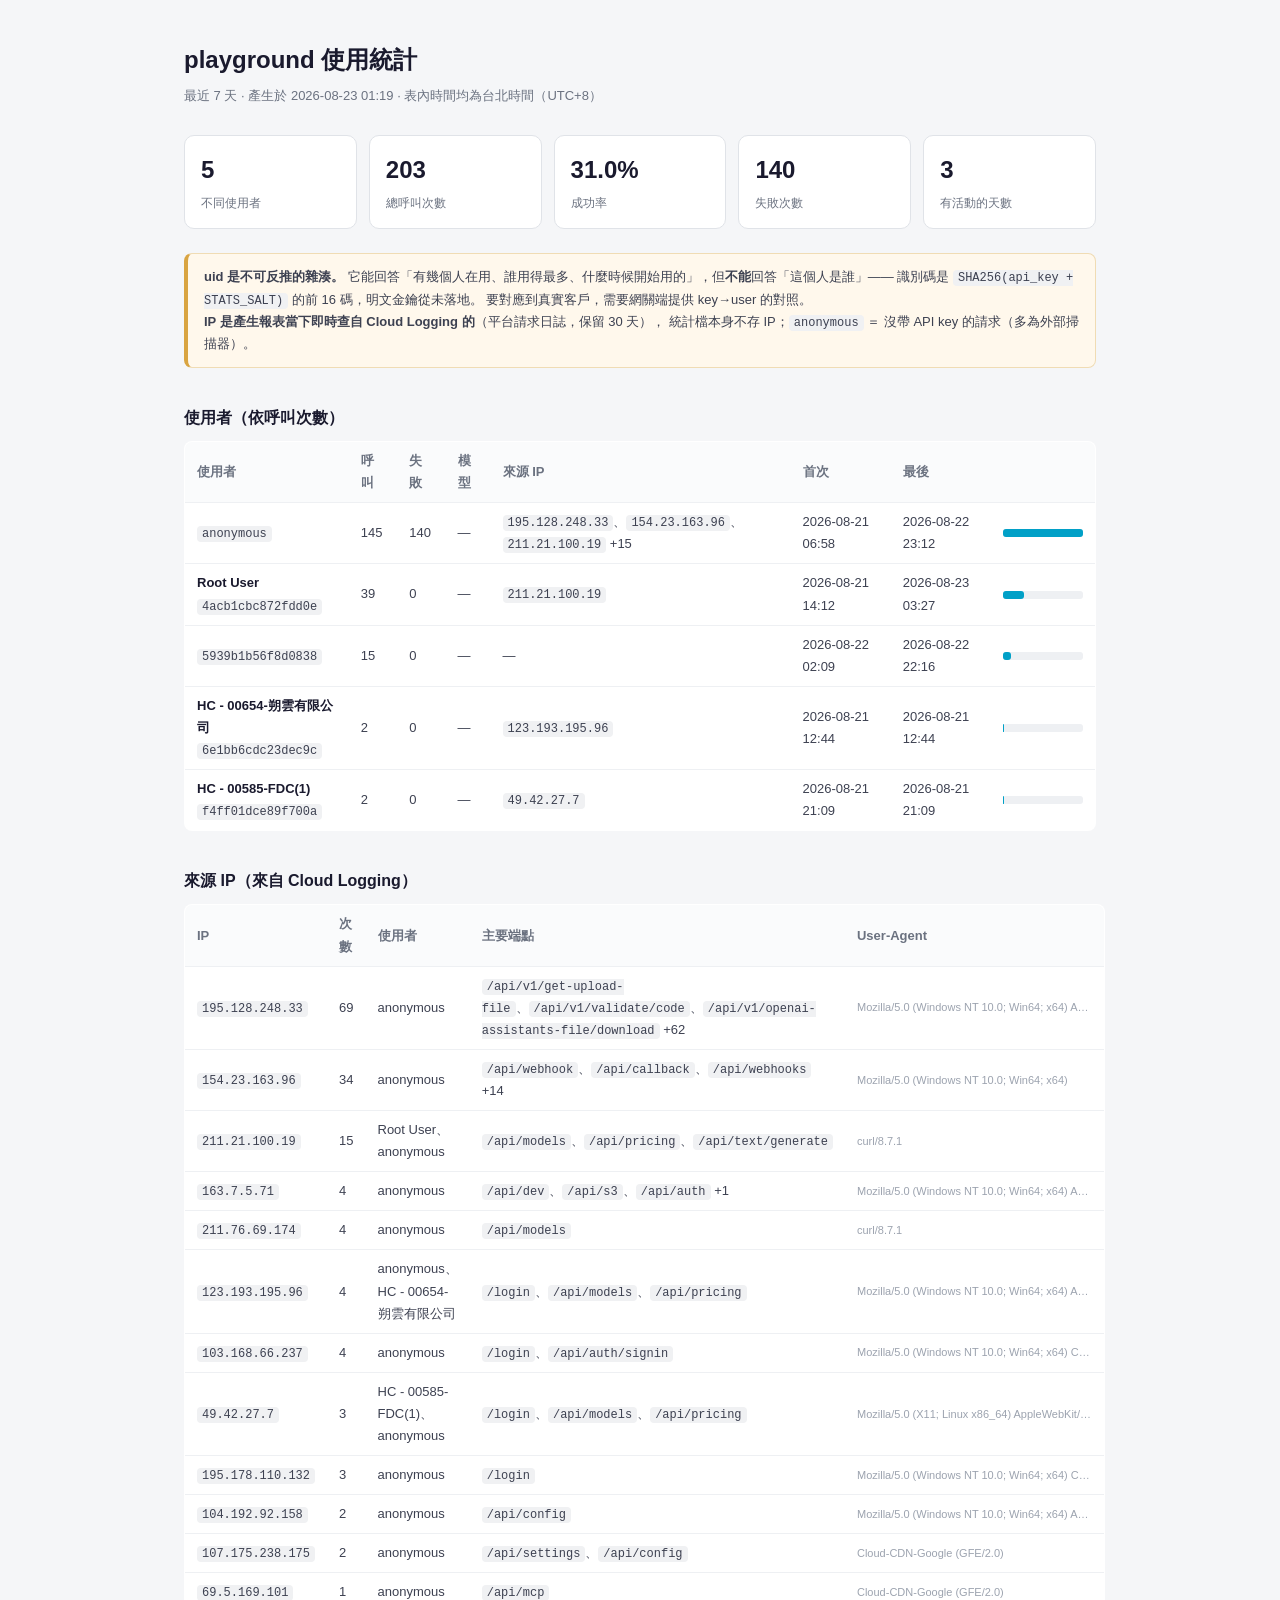
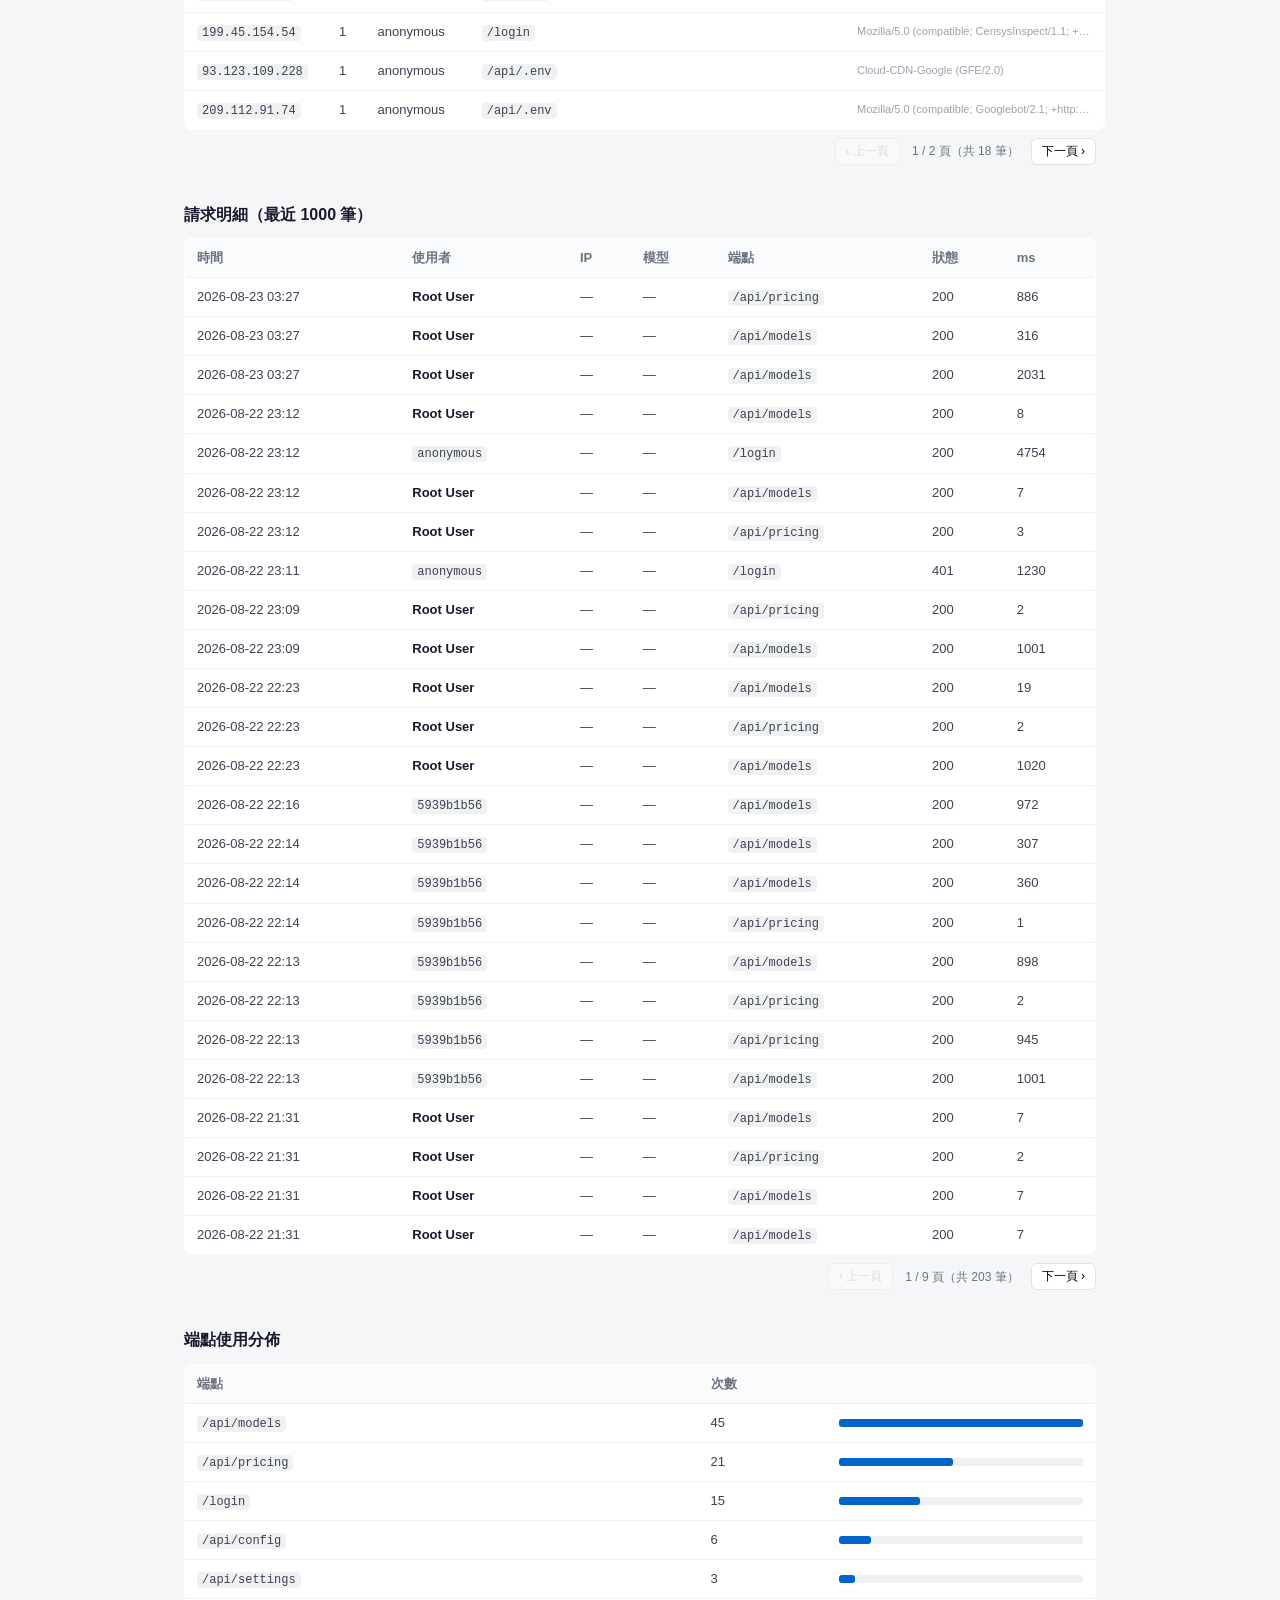
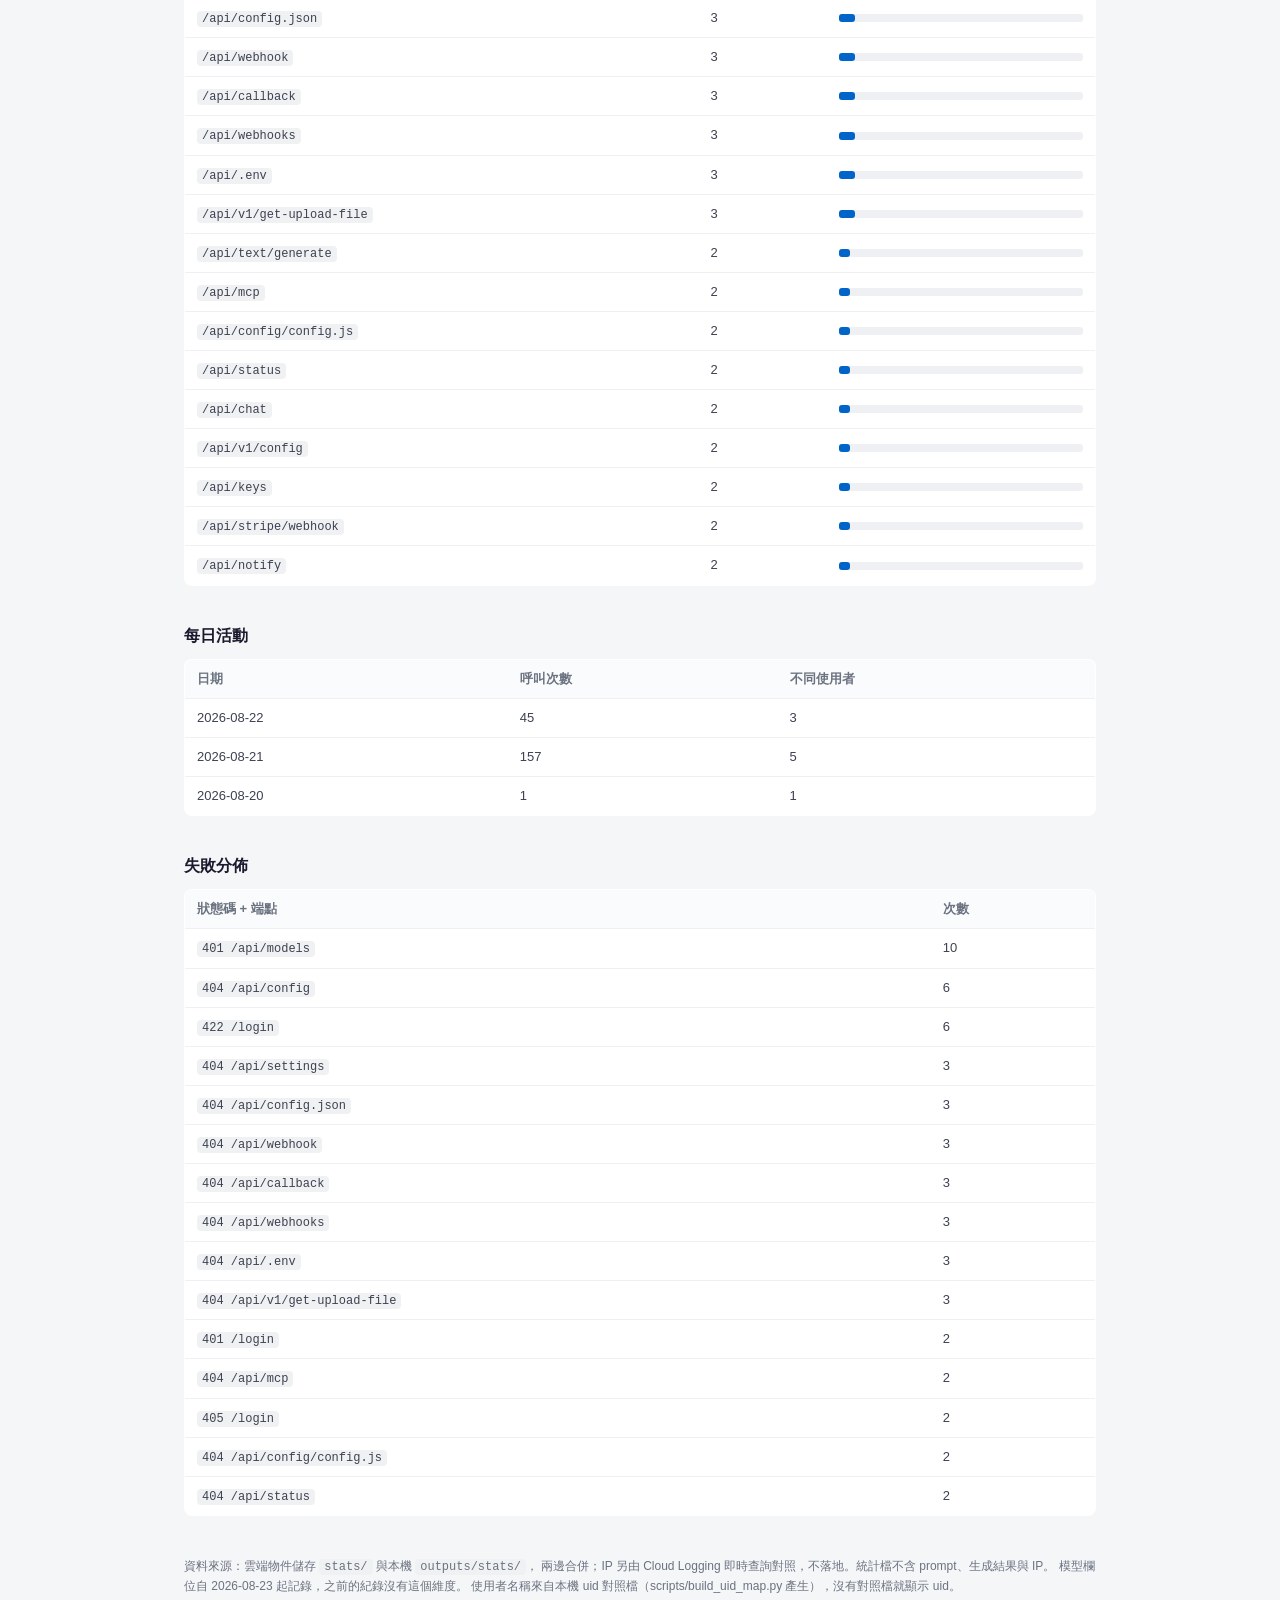
<file: outputs/usage-report.html>
<!doctype html><html lang="zh-Hant"><head><meta charset="utf-8">
<meta name="viewport" content="width=device-width,initial-scale=1">
<title>playground 使用統計（最近 7 天）</title><style>
*{box-sizing:border-box}
body{margin:0;background:#F5F6F8;color:#3D4151;
font:14px/1.7 -apple-system,"PingFang TC","Noto Sans TC",sans-serif}
.wrap{max-width:960px;margin:0 auto;padding:40px 24px 80px}
h1{font-size:24px;margin:0 0 4px;color:#1A1A2E}
.sub{color:#6B7280;font-size:13px;margin:0 0 28px}
h2{font-size:16px;margin:36px 0 10px;color:#1A1A2E}
.kpi{display:grid;grid-template-columns:repeat(auto-fit,minmax(140px,1fr));gap:12px;margin:20px 0}
.k{background:#fff;border:1px solid #E0E3E8;border-radius:10px;padding:14px 16px}
.k b{display:block;font-size:24px;color:#1A1A2E}
.k span{font-size:12px;color:#6B7280}
table{width:100%;border-collapse:collapse;background:#fff;border:1px solid #E0E3E8;border-radius:8px;overflow:hidden}
th,td{padding:8px 12px;text-align:left;border-bottom:1px solid #EEF0F3;font-size:13px}
th{background:#FAFBFC;color:#6B7280;font-weight:600}
td:nth-child(2),td:nth-child(3){font-variant-numeric:tabular-nums}
code{font:12px ui-monospace,Menlo,monospace;background:#F0F1F3;padding:1px 5px;border-radius:4px}
.bar{background:#EEF0F3;border-radius:3px;height:8px;width:100%;min-width:80px}
.bar i{display:block;height:100%;border-radius:3px}
.note{background:#FFF8EC;border:1px solid #F0DCB4;border-left:4px solid #D9A441;
border-radius:8px;padding:12px 16px;font-size:13px;margin:24px 0}
.ua{font-size:11px;color:#9CA3AF;max-width:260px;overflow:hidden;text-overflow:ellipsis;white-space:nowrap}
.pager{display:flex;align-items:center;gap:12px;justify-content:flex-end;margin:8px 0 0;font-size:12px;color:#6B7280}
.pager button{border:1px solid #E0E3E8;background:#fff;border-radius:6px;padding:4px 10px;cursor:pointer;font-size:12px}
.pager button:disabled{opacity:.4;cursor:default}
td b{font-weight:600;color:#1A1A2E}
footer{margin-top:40px;color:#6B7280;font-size:12px}
</style></head><body><div class="wrap">
<h1>playground 使用統計</h1>
<p class="sub">最近 7 天 · 產生於 2026-08-23 01:19 · 表內時間均為台北時間（UTC+8）</p>

<div class="kpi">
<div class="k"><b>5</b><span>不同使用者</span></div>
<div class="k"><b>203</b><span>總呼叫次數</span></div>
<div class="k"><b>31.0%</b><span>成功率</span></div>
<div class="k"><b>140</b><span>失敗次數</span></div>
<div class="k"><b>3</b><span>有活動的天數</span></div>
</div>

<div class="note"><b>uid 是不可反推的雜湊。</b>
它能回答「有幾個人在用、誰用得最多、什麼時候開始用的」，但<b>不能</b>回答「這個人是誰」——
識別碼是 <code>SHA256(api_key + STATS_SALT)</code> 的前 16 碼，明文金鑰從未落地。
要對應到真實客戶，需要網關端提供 key→user 的對照。<br>
<b>IP 是產生報表當下即時查自 Cloud Logging 的</b>（平台請求日誌，保留 30 天），
統計檔本身不存 IP；<code>anonymous</code> ＝ 沒帶 API key 的請求（多為外部掃描器）。</div>

<h2>使用者（依呼叫次數）</h2>
<table class="paged" data-pp="15"><thead><tr><th>使用者</th><th>呼叫</th><th>失敗</th><th>模型</th><th>來源 IP</th><th>首次</th><th>最後</th><th></th></tr></thead>
<tbody><tr><td><code>anonymous</code></td><td>145</td><td>140</td><td>—</td><td><code>195.128.248.33</code>、<code>154.23.163.96</code>、<code>211.21.100.19</code> +15</td><td>2026-08-21 06:58</td><td>2026-08-22 23:12</td><td><div class="bar"><i style="width:100.0%;background:#01A0C7"></i></div></td></tr><tr><td><b>Root User</b><br><code>4acb1cbc872fdd0e</code></td><td>39</td><td>0</td><td>—</td><td><code>211.21.100.19</code></td><td>2026-08-21 14:12</td><td>2026-08-23 03:27</td><td><div class="bar"><i style="width:26.9%;background:#01A0C7"></i></div></td></tr><tr><td><code>5939b1b56f8d0838</code></td><td>15</td><td>0</td><td>—</td><td>—</td><td>2026-08-22 02:09</td><td>2026-08-22 22:16</td><td><div class="bar"><i style="width:10.3%;background:#01A0C7"></i></div></td></tr><tr><td><b>HC - 00654-朔雲有限公司</b><br><code>6e1bb6cdc23dec9c</code></td><td>2</td><td>0</td><td>—</td><td><code>123.193.195.96</code></td><td>2026-08-21 12:44</td><td>2026-08-21 12:44</td><td><div class="bar"><i style="width:1.4%;background:#01A0C7"></i></div></td></tr><tr><td><b>HC - 00585-FDC(1)</b><br><code>f4ff01dce89f700a</code></td><td>2</td><td>0</td><td>—</td><td><code>49.42.27.7</code></td><td>2026-08-21 21:09</td><td>2026-08-21 21:09</td><td><div class="bar"><i style="width:1.4%;background:#01A0C7"></i></div></td></tr></tbody></table>

<h2>來源 IP（來自 Cloud Logging）</h2>
<table class="paged" data-pp="15"><thead><tr><th>IP</th><th>次數</th><th>使用者</th><th>主要端點</th><th>User-Agent</th></tr></thead>
<tbody><tr><td><code>195.128.248.33</code></td><td>69</td><td>anonymous</td><td><code>/api/v1/get-upload-file</code>、<code>/api/v1/validate/code</code>、<code>/api/v1/openai-assistants-file/download</code> +62</td><td class='ua'>Mozilla/5.0 (Windows NT 10.0; Win64; x64) AppleWebKit/537.36 (KHTML, like Gecko)</td></tr><tr><td><code>154.23.163.96</code></td><td>34</td><td>anonymous</td><td><code>/api/webhook</code>、<code>/api/callback</code>、<code>/api/webhooks</code> +14</td><td class='ua'>Mozilla/5.0 (Windows NT 10.0; Win64; x64)</td></tr><tr><td><code>211.21.100.19</code></td><td>15</td><td>Root User、anonymous</td><td><code>/api/models</code>、<code>/api/pricing</code>、<code>/api/text/generate</code></td><td class='ua'>curl/8.7.1</td></tr><tr><td><code>163.7.5.71</code></td><td>4</td><td>anonymous</td><td><code>/api/dev</code>、<code>/api/s3</code>、<code>/api/auth</code> +1</td><td class='ua'>Mozilla/5.0 (Windows NT 10.0; Win64; x64) AppleWebKit/537.36 (KHTML, like Gecko)</td></tr><tr><td><code>211.76.69.174</code></td><td>4</td><td>anonymous</td><td><code>/api/models</code></td><td class='ua'>curl/8.7.1</td></tr><tr><td><code>123.193.195.96</code></td><td>4</td><td>anonymous、HC - 00654-朔雲有限公司</td><td><code>/login</code>、<code>/api/models</code>、<code>/api/pricing</code></td><td class='ua'>Mozilla/5.0 (Windows NT 10.0; Win64; x64) AppleWebKit/537.36 (KHTML, like Gecko)</td></tr><tr><td><code>103.168.66.237</code></td><td>4</td><td>anonymous</td><td><code>/login</code>、<code>/api/auth/signin</code></td><td class='ua'>Mozilla/5.0 (Windows NT 10.0; Win64; x64) Chrome/120.0.0.0</td></tr><tr><td><code>49.42.27.7</code></td><td>3</td><td>HC - 00585-FDC(1)、anonymous</td><td><code>/login</code>、<code>/api/models</code>、<code>/api/pricing</code></td><td class='ua'>Mozilla/5.0 (X11; Linux x86_64) AppleWebKit/537.36 (KHTML, like Gecko) Chrome/15</td></tr><tr><td><code>195.178.110.132</code></td><td>3</td><td>anonymous</td><td><code>/login</code></td><td class='ua'>Mozilla/5.0 (Windows NT 10.0; Win64; x64) Chrome/120.0.0.0</td></tr><tr><td><code>104.192.92.158</code></td><td>2</td><td>anonymous</td><td><code>/api/config</code></td><td class='ua'>Mozilla/5.0 (Windows NT 10.0; Win64; x64) AppleWebKit/537.36 (KHTML, like Gecko)</td></tr><tr><td><code>107.175.238.175</code></td><td>2</td><td>anonymous</td><td><code>/api/settings</code>、<code>/api/config</code></td><td class='ua'>Cloud-CDN-Google (GFE/2.0)</td></tr><tr><td><code>69.5.169.101</code></td><td>1</td><td>anonymous</td><td><code>/api/mcp</code></td><td class='ua'>Cloud-CDN-Google (GFE/2.0)</td></tr><tr><td><code>199.45.154.54</code></td><td>1</td><td>anonymous</td><td><code>/login</code></td><td class='ua'>Mozilla/5.0 (compatible; CensysInspect/1.1; +https://about.censys.io/)</td></tr><tr><td><code>93.123.109.228</code></td><td>1</td><td>anonymous</td><td><code>/api/.env</code></td><td class='ua'>Cloud-CDN-Google (GFE/2.0)</td></tr><tr><td><code>209.112.91.74</code></td><td>1</td><td>anonymous</td><td><code>/api/.env</code></td><td class='ua'>Mozilla/5.0 (compatible; Googlebot/2.1; +http://www.google.com/bot.html)</td></tr><tr><td><code>69.5.169.106</code></td><td>1</td><td>anonymous</td><td><code>/api/mcp</code></td><td class='ua'>Mozilla/5.0 (compatible; Infrawatch/1.0; +https://infrawat.ch/)</td></tr><tr><td><code>217.60.77.68</code></td><td>1</td><td>anonymous</td><td><code>/login</code></td><td class='ua'>Mozilla/5.0 (Windows NT 10.0; Win64; x64) AppleWebKit/537.36 (KHTML, like Gecko)</td></tr><tr><td><code>23.238.46.189</code></td><td>1</td><td>anonymous</td><td><code>/api/cors</code></td><td class='ua'></td></tr></tbody></table>

<h2>請求明細（最近 1000 筆）</h2>
<table class="paged" data-pp="25"><thead><tr><th>時間</th><th>使用者</th><th>IP</th><th>模型</th><th>端點</th><th>狀態</th><th>ms</th></tr></thead>
<tbody><tr><td>2026-08-23 03:27</td><td><b>Root User</b></td><td>—</td><td>—</td><td><code>/api/pricing</code></td><td>200</td><td>886</td></tr><tr><td>2026-08-23 03:27</td><td><b>Root User</b></td><td>—</td><td>—</td><td><code>/api/models</code></td><td>200</td><td>316</td></tr><tr><td>2026-08-23 03:27</td><td><b>Root User</b></td><td>—</td><td>—</td><td><code>/api/models</code></td><td>200</td><td>2031</td></tr><tr><td>2026-08-22 23:12</td><td><b>Root User</b></td><td>—</td><td>—</td><td><code>/api/models</code></td><td>200</td><td>8</td></tr><tr><td>2026-08-22 23:12</td><td><code>anonymous</code></td><td>—</td><td>—</td><td><code>/login</code></td><td>200</td><td>4754</td></tr><tr><td>2026-08-22 23:12</td><td><b>Root User</b></td><td>—</td><td>—</td><td><code>/api/models</code></td><td>200</td><td>7</td></tr><tr><td>2026-08-22 23:12</td><td><b>Root User</b></td><td>—</td><td>—</td><td><code>/api/pricing</code></td><td>200</td><td>3</td></tr><tr><td>2026-08-22 23:11</td><td><code>anonymous</code></td><td>—</td><td>—</td><td><code>/login</code></td><td>401</td><td>1230</td></tr><tr><td>2026-08-22 23:09</td><td><b>Root User</b></td><td>—</td><td>—</td><td><code>/api/pricing</code></td><td>200</td><td>2</td></tr><tr><td>2026-08-22 23:09</td><td><b>Root User</b></td><td>—</td><td>—</td><td><code>/api/models</code></td><td>200</td><td>1001</td></tr><tr><td>2026-08-22 22:23</td><td><b>Root User</b></td><td>—</td><td>—</td><td><code>/api/models</code></td><td>200</td><td>19</td></tr><tr><td>2026-08-22 22:23</td><td><b>Root User</b></td><td>—</td><td>—</td><td><code>/api/pricing</code></td><td>200</td><td>2</td></tr><tr><td>2026-08-22 22:23</td><td><b>Root User</b></td><td>—</td><td>—</td><td><code>/api/models</code></td><td>200</td><td>1020</td></tr><tr><td>2026-08-22 22:16</td><td><code>5939b1b56</code></td><td>—</td><td>—</td><td><code>/api/models</code></td><td>200</td><td>972</td></tr><tr><td>2026-08-22 22:14</td><td><code>5939b1b56</code></td><td>—</td><td>—</td><td><code>/api/models</code></td><td>200</td><td>307</td></tr><tr><td>2026-08-22 22:14</td><td><code>5939b1b56</code></td><td>—</td><td>—</td><td><code>/api/models</code></td><td>200</td><td>360</td></tr><tr><td>2026-08-22 22:14</td><td><code>5939b1b56</code></td><td>—</td><td>—</td><td><code>/api/pricing</code></td><td>200</td><td>1</td></tr><tr><td>2026-08-22 22:13</td><td><code>5939b1b56</code></td><td>—</td><td>—</td><td><code>/api/models</code></td><td>200</td><td>898</td></tr><tr><td>2026-08-22 22:13</td><td><code>5939b1b56</code></td><td>—</td><td>—</td><td><code>/api/pricing</code></td><td>200</td><td>2</td></tr><tr><td>2026-08-22 22:13</td><td><code>5939b1b56</code></td><td>—</td><td>—</td><td><code>/api/pricing</code></td><td>200</td><td>945</td></tr><tr><td>2026-08-22 22:13</td><td><code>5939b1b56</code></td><td>—</td><td>—</td><td><code>/api/models</code></td><td>200</td><td>1001</td></tr><tr><td>2026-08-22 21:31</td><td><b>Root User</b></td><td>—</td><td>—</td><td><code>/api/models</code></td><td>200</td><td>7</td></tr><tr><td>2026-08-22 21:31</td><td><b>Root User</b></td><td>—</td><td>—</td><td><code>/api/pricing</code></td><td>200</td><td>2</td></tr><tr><td>2026-08-22 21:31</td><td><b>Root User</b></td><td>—</td><td>—</td><td><code>/api/models</code></td><td>200</td><td>7</td></tr><tr><td>2026-08-22 21:31</td><td><b>Root User</b></td><td>—</td><td>—</td><td><code>/api/models</code></td><td>200</td><td>7</td></tr><tr><td>2026-08-22 21:31</td><td><b>Root User</b></td><td>—</td><td>—</td><td><code>/api/pricing</code></td><td>200</td><td>3</td></tr><tr><td>2026-08-22 21:31</td><td><b>Root User</b></td><td>—</td><td>—</td><td><code>/api/models</code></td><td>200</td><td>8</td></tr><tr><td>2026-08-22 21:31</td><td><b>Root User</b></td><td>—</td><td>—</td><td><code>/api/models</code></td><td>200</td><td>952</td></tr><tr><td>2026-08-22 21:31</td><td><b>Root User</b></td><td>—</td><td>—</td><td><code>/api/pricing</code></td><td>200</td><td>2</td></tr><tr><td>2026-08-22 21:31</td><td><code>anonymous</code></td><td>—</td><td>—</td><td><code>/login</code></td><td>200</td><td>6979</td></tr><tr><td>2026-08-22 21:22</td><td><code>5939b1b56</code></td><td>—</td><td>—</td><td><code>/api/models</code></td><td>200</td><td>870</td></tr><tr><td>2026-08-22 21:22</td><td><code>5939b1b56</code></td><td>—</td><td>—</td><td><code>/api/pricing</code></td><td>200</td><td>1</td></tr><tr><td>2026-08-22 21:18</td><td><code>5939b1b56</code></td><td>—</td><td>—</td><td><code>/api/pricing</code></td><td>200</td><td>2</td></tr><tr><td>2026-08-22 21:18</td><td><code>5939b1b56</code></td><td>—</td><td>—</td><td><code>/api/models</code></td><td>200</td><td>1006</td></tr><tr><td>2026-08-22 20:41</td><td><code>5939b1b56</code></td><td>—</td><td>—</td><td><code>/api/models</code></td><td>200</td><td>12</td></tr><tr><td>2026-08-22 20:39</td><td><b>Root User</b></td><td>—</td><td>—</td><td><code>/api/models</code></td><td>200</td><td>8</td></tr><tr><td>2026-08-22 20:39</td><td><b>Root User</b></td><td>—</td><td>—</td><td><code>/api/pricing</code></td><td>200</td><td>310</td></tr><tr><td>2026-08-22 20:39</td><td><b>Root User</b></td><td>—</td><td>—</td><td><code>/api/models</code></td><td>200</td><td>426</td></tr><tr><td>2026-08-22 15:27</td><td><code>anonymous</code></td><td><code>103.168.66.237</code></td><td>—</td><td><code>/api/auth/signin</code></td><td>404</td><td>0</td></tr><tr><td>2026-08-22 15:26</td><td><code>anonymous</code></td><td><code>103.168.66.237</code></td><td>—</td><td><code>/login</code></td><td>422</td><td>0</td></tr><tr><td>2026-08-22 15:26</td><td><code>anonymous</code></td><td><code>103.168.66.237</code></td><td>—</td><td><code>/login</code></td><td>422</td><td>0</td></tr><tr><td>2026-08-22 15:26</td><td><code>anonymous</code></td><td><code>103.168.66.237</code></td><td>—</td><td><code>/login</code></td><td>422</td><td>1</td></tr><tr><td>2026-08-22 13:14</td><td><code>anonymous</code></td><td><code>23.238.46.189</code></td><td>—</td><td><code>/api/cors</code></td><td>404</td><td>0</td></tr><tr><td>2026-08-22 12:57</td><td><code>anonymous</code></td><td><code>217.60.77.68</code></td><td>—</td><td><code>/login</code></td><td>405</td><td>0</td></tr><tr><td>2026-08-22 11:51</td><td><code>anonymous</code></td><td><code>69.5.169.106</code></td><td>—</td><td><code>/api/mcp</code></td><td>404</td><td>0</td></tr><tr><td>2026-08-22 07:17</td><td><code>anonymous</code></td><td><code>195.128.248.33</code></td><td>—</td><td><code>/api/app/.env</code></td><td>404</td><td>0</td></tr><tr><td>2026-08-22 07:17</td><td><code>anonymous</code></td><td><code>195.128.248.33</code></td><td>—</td><td><code>/api/root/.aws/credentials</code></td><td>404</td><td>0</td></tr><tr><td>2026-08-22 07:17</td><td><code>anonymous</code></td><td><code>195.128.248.33</code></td><td>—</td><td><code>/api/proc/self/environ</code></td><td>404</td><td>0</td></tr><tr><td>2026-08-22 07:17</td><td><code>anonymous</code></td><td><code>195.128.248.33</code></td><td>—</td><td><code>/api/v1/root/.npmrc</code></td><td>404</td><td>0</td></tr><tr><td>2026-08-22 07:17</td><td><code>anonymous</code></td><td><code>195.128.248.33</code></td><td>—</td><td><code>/api/v1/root/.git-credentials</code></td><td>404</td><td>0</td></tr><tr><td>2026-08-22 07:17</td><td><code>anonymous</code></td><td><code>195.128.248.33</code></td><td>—</td><td><code>/api/config.json</code></td><td>404</td><td>0</td></tr><tr><td>2026-08-22 07:17</td><td><code>anonymous</code></td><td><code>195.128.248.33</code></td><td>—</td><td><code>/api/v1/etc/mysql/my.cnf</code></td><td>404</td><td>0</td></tr><tr><td>2026-08-22 07:17</td><td><code>anonymous</code></td><td><code>195.128.248.33</code></td><td>—</td><td><code>/api/v1/root/.ssh/id_rsa</code></td><td>404</td><td>0</td></tr><tr><td>2026-08-22 07:17</td><td><code>anonymous</code></td><td><code>195.128.248.33</code></td><td>—</td><td><code>/api/v1/var/www/html/.env</code></td><td>404</td><td>0</td></tr><tr><td>2026-08-22 07:16</td><td><code>anonymous</code></td><td><code>195.128.248.33</code></td><td>—</td><td><code>/api/v1/var/www/.env</code></td><td>404</td><td>0</td></tr><tr><td>2026-08-22 07:16</td><td><code>anonymous</code></td><td><code>195.128.248.33</code></td><td>—</td><td><code>/api/v1/app/.env</code></td><td>404</td><td>0</td></tr><tr><td>2026-08-22 07:16</td><td><code>anonymous</code></td><td><code>195.128.248.33</code></td><td>—</td><td><code>/api/v1/root/.kube/config</code></td><td>404</td><td>0</td></tr><tr><td>2026-08-22 07:16</td><td><code>anonymous</code></td><td><code>195.128.248.33</code></td><td>—</td><td><code>/api/actuator/configprops</code></td><td>404</td><td>0</td></tr><tr><td>2026-08-22 07:16</td><td><code>anonymous</code></td><td><code>195.128.248.33</code></td><td>—</td><td><code>/api/actuator/env</code></td><td>404</td><td>0</td></tr><tr><td>2026-08-22 07:16</td><td><code>anonymous</code></td><td><code>195.128.248.33</code></td><td>—</td><td><code>/api/v1/root/.docker/config.json</code></td><td>404</td><td>0</td></tr><tr><td>2026-08-22 07:16</td><td><code>anonymous</code></td><td><code>195.128.248.33</code></td><td>—</td><td><code>/api/v1/.env</code></td><td>404</td><td>0</td></tr><tr><td>2026-08-22 07:16</td><td><code>anonymous</code></td><td><code>195.128.248.33</code></td><td>—</td><td><code>/api/v1/get-upload-file</code></td><td>404</td><td>0</td></tr><tr><td>2026-08-22 07:16</td><td><code>anonymous</code></td><td><code>195.128.248.33</code></td><td>—</td><td><code>/api/public/assets</code></td><td>404</td><td>0</td></tr><tr><td>2026-08-22 07:16</td><td><code>anonymous</code></td><td><code>195.128.248.33</code></td><td>—</td><td><code>/api/v1/root/.config/gcloud/application_default_credentials.json</code></td><td>404</td><td>0</td></tr><tr><td>2026-08-22 07:16</td><td><code>anonymous</code></td><td><code>195.128.248.33</code></td><td>—</td><td><code>/api/.env</code></td><td>404</td><td>0</td></tr><tr><td>2026-08-22 07:16</td><td><code>anonymous</code></td><td><code>195.128.248.33</code></td><td>—</td><td><code>/api/actuator/httptrace</code></td><td>404</td><td>0</td></tr><tr><td>2026-08-22 07:16</td><td><code>anonymous</code></td><td><code>195.128.248.33</code></td><td>—</td><td><code>/api/profile/avatar</code></td><td>404</td><td>0</td></tr><tr><td>2026-08-22 07:16</td><td><code>anonymous</code></td><td><code>195.128.248.33</code></td><td>—</td><td><code>/api/v1/root/.azure/accessTokens.json</code></td><td>404</td><td>0</td></tr><tr><td>2026-08-22 07:16</td><td><code>anonymous</code></td><td><code>195.128.248.33</code></td><td>—</td><td><code>/api/gateway/actuator/env</code></td><td>404</td><td>0</td></tr><tr><td>2026-08-22 07:16</td><td><code>anonymous</code></td><td><code>195.128.248.33</code></td><td>—</td><td><code>/api/jolokia/list</code></td><td>404</td><td>0</td></tr><tr><td>2026-08-22 07:16</td><td><code>anonymous</code></td><td><code>195.128.248.33</code></td><td>—</td><td><code>/api/v1/infra/config</code></td><td>404</td><td>0</td></tr><tr><td>2026-08-22 07:16</td><td><code>anonymous</code></td><td><code>195.128.248.33</code></td><td>—</td><td><code>/api/v1/openai-assistants-file/download</code></td><td>404</td><td>0</td></tr><tr><td>2026-08-22 07:16</td><td><code>anonymous</code></td><td><code>195.128.248.33</code></td><td>—</td><td><code>/api/download</code></td><td>404</td><td>0</td></tr><tr><td>2026-08-22 07:16</td><td><code>anonymous</code></td><td><code>195.128.248.33</code></td><td>—</td><td><code>/api/v1/get-upload-file</code></td><td>404</td><td>0</td></tr><tr><td>2026-08-22 07:16</td><td><code>anonymous</code></td><td><code>195.128.248.33</code></td><td>—</td><td><code>/api/v1/validate/code</code></td><td>404</td><td>0</td></tr><tr><td>2026-08-22 07:16</td><td><code>anonymous</code></td><td><code>195.128.248.33</code></td><td>—</td><td><code>/api/file</code></td><td>404</td><td>0</td></tr><tr><td>2026-08-22 07:16</td><td><code>anonymous</code></td><td>—</td><td>—</td><td><code>/api/config/../../../../home/litellm/.env</code></td><td>404</td><td>0</td></tr><tr><td>2026-08-22 07:16</td><td><code>anonymous</code></td><td><code>195.128.248.33</code></td><td>—</td><td><code>/api/v1/openai-assistants-file/download</code></td><td>404</td><td>0</td></tr><tr><td>2026-08-22 07:16</td><td><code>anonymous</code></td><td><code>195.128.248.33</code></td><td>—</td><td><code>/api/v1/root/.aliyun/config.json</code></td><td>404</td><td>0</td></tr><tr><td>2026-08-22 07:16</td><td><code>anonymous</code></td><td><code>195.128.248.33</code></td><td>—</td><td><code>/api/v1/get-upload-file</code></td><td>404</td><td>0</td></tr><tr><td>2026-08-22 07:16</td><td><code>anonymous</code></td><td><code>195.128.248.33</code></td><td>—</td><td><code>/api/v1/validate/code</code></td><td>404</td><td>0</td></tr><tr><td>2026-08-22 07:16</td><td><code>anonymous</code></td><td><code>195.128.248.33</code></td><td>—</td><td><code>/api/v1/root/.aws/config</code></td><td>404</td><td>0</td></tr><tr><td>2026-08-22 07:16</td><td><code>anonymous</code></td><td><code>195.128.248.33</code></td><td>—</td><td><code>/api/infra/config</code></td><td>404</td><td>0</td></tr><tr><td>2026-08-22 07:16</td><td><code>anonymous</code></td><td><code>195.128.248.33</code></td><td>—</td><td><code>/api/v1/pods</code></td><td>404</td><td>0</td></tr><tr><td>2026-08-22 07:16</td><td><code>anonymous</code></td><td><code>195.128.248.33</code></td><td>—</td><td><code>/api/cockpit/assets</code></td><td>404</td><td>0</td></tr><tr><td>2026-08-22 07:16</td><td><code>anonymous</code></td><td><code>195.128.248.33</code></td><td>—</td><td><code>/api/v1/custom_component</code></td><td>404</td><td>0</td></tr><tr><td>2026-08-22 07:16</td><td><code>anonymous</code></td><td>—</td><td>—</td><td><code>/api/config/../../../../etc/passwd</code></td><td>404</td><td>0</td></tr><tr><td>2026-08-22 07:16</td><td><code>anonymous</code></td><td>—</td><td>—</td><td><code>/api/config/../../../../app/.env</code></td><td>404</td><td>0</td></tr><tr><td>2026-08-22 07:16</td><td><code>anonymous</code></td><td><code>195.128.248.33</code></td><td>—</td><td><code>/api/heapdump</code></td><td>404</td><td>0</td></tr><tr><td>2026-08-22 07:16</td><td><code>anonymous</code></td><td><code>195.128.248.33</code></td><td>—</td><td><code>/api/v1/root/.aws/credentials</code></td><td>404</td><td>0</td></tr><tr><td>2026-08-22 07:16</td><td><code>anonymous</code></td><td><code>195.128.248.33</code></td><td>—</td><td><code>/api/v1/etc/environment</code></td><td>404</td><td>0</td></tr><tr><td>2026-08-22 07:16</td><td><code>anonymous</code></td><td><code>195.128.248.33</code></td><td>—</td><td><code>/api/datasource/getSchema</code></td><td>404</td><td>0</td></tr><tr><td>2026-08-22 07:16</td><td><code>anonymous</code></td><td><code>195.128.248.33</code></td><td>—</td><td><code>/api/__nextjs_log</code></td><td>404</td><td>0</td></tr><tr><td>2026-08-22 07:16</td><td><code>anonymous</code></td><td><code>195.128.248.33</code></td><td>—</td><td><code>/api/v1/proc/self/environ</code></td><td>404</td><td>0</td></tr><tr><td>2026-08-22 07:16</td><td><code>anonymous</code></td><td><code>195.128.248.33</code></td><td>—</td><td><code>/api/profile</code></td><td>404</td><td>0</td></tr><tr><td>2026-08-22 07:16</td><td><code>anonymous</code></td><td><code>195.128.248.33</code></td><td>—</td><td><code>/api/_debug</code></td><td>404</td><td>0</td></tr><tr><td>2026-08-22 07:16</td><td><code>anonymous</code></td><td><code>195.128.248.33</code></td><td>—</td><td><code>/api/datasource/list</code></td><td>404</td><td>0</td></tr><tr><td>2026-08-22 07:16</td><td><code>anonymous</code></td><td><code>195.128.248.33</code></td><td>—</td><td><code>/api/user/login</code></td><td>404</td><td>0</td></tr><tr><td>2026-08-22 07:16</td><td><code>anonymous</code></td><td><code>195.128.248.33</code></td><td>—</td><td><code>/api/env</code></td><td>404</td><td>0</td></tr><tr><td>2026-08-22 07:16</td><td><code>anonymous</code></td><td><code>195.128.248.33</code></td><td>—</td><td><code>/api/debug</code></td><td>404</td><td>0</td></tr><tr><td>2026-08-22 07:16</td><td><code>anonymous</code></td><td><code>195.128.248.33</code></td><td>—</td><td><code>/api/graphql</code></td><td>404</td><td>0</td></tr><tr><td>2026-08-22 07:16</td><td><code>anonymous</code></td><td><code>195.128.248.33</code></td><td>—</td><td><code>/api/v1/db/meta/nocodb/info</code></td><td>404</td><td>0</td></tr><tr><td>2026-08-22 07:16</td><td><code>anonymous</code></td><td><code>195.128.248.33</code></td><td>—</td><td><code>/api/v1/namespaces/default/configmaps</code></td><td>404</td><td>0</td></tr><tr><td>2026-08-22 07:16</td><td><code>anonymous</code></td><td><code>195.128.248.33</code></td><td>—</td><td><code>/api/v1/configmaps</code></td><td>404</td><td>0</td></tr><tr><td>2026-08-22 07:16</td><td><code>anonymous</code></td><td><code>195.128.248.33</code></td><td>—</td><td><code>/api/v1/namespaces/kube-system/secrets</code></td><td>404</td><td>0</td></tr><tr><td>2026-08-22 07:16</td><td><code>anonymous</code></td><td><code>195.128.248.33</code></td><td>—</td><td><code>/api/v1/namespaces/staging/secrets</code></td><td>404</td><td>0</td></tr><tr><td>2026-08-22 07:16</td><td><code>anonymous</code></td><td><code>195.128.248.33</code></td><td>—</td><td><code>/api/org/preferences</code></td><td>404</td><td>0</td></tr><tr><td>2026-08-22 07:16</td><td><code>anonymous</code></td><td><code>195.128.248.33</code></td><td>—</td><td><code>/api/config</code></td><td>404</td><td>0</td></tr><tr><td>2026-08-22 07:16</td><td><code>anonymous</code></td><td><code>195.128.248.33</code></td><td>—</td><td><code>/api/actuator/heapdump</code></td><td>404</td><td>0</td></tr><tr><td>2026-08-22 07:16</td><td><code>anonymous</code></td><td><code>195.128.248.33</code></td><td>—</td><td><code>/api/datasources</code></td><td>404</td><td>0</td></tr><tr><td>2026-08-22 07:16</td><td><code>anonymous</code></td><td><code>195.128.248.33</code></td><td>—</td><td><code>/api/v1/namespaces/production/secrets</code></td><td>404</td><td>0</td></tr><tr><td>2026-08-22 07:16</td><td><code>anonymous</code></td><td><code>195.128.248.33</code></td><td>—</td><td><code>/api/v1/configmap/default</code></td><td>404</td><td>0</td></tr><tr><td>2026-08-22 07:16</td><td><code>anonymous</code></td><td><code>195.128.248.33</code></td><td>—</td><td><code>/api/v1/namespaces/default/secrets</code></td><td>404</td><td>0</td></tr><tr><td>2026-08-22 07:16</td><td><code>anonymous</code></td><td><code>195.128.248.33</code></td><td>—</td><td><code>/api/v1/secrets</code></td><td>404</td><td>0</td></tr><tr><td>2026-08-22 07:16</td><td><code>anonymous</code></td><td><code>195.128.248.33</code></td><td>—</td><td><code>/api/admin/settings</code></td><td>404</td><td>0</td></tr><tr><td>2026-08-22 07:16</td><td><code>anonymous</code></td><td><code>195.128.248.33</code></td><td>—</td><td><code>/api/v4/projects</code></td><td>404</td><td>0</td></tr><tr><td>2026-08-22 07:16</td><td><code>anonymous</code></td><td><code>195.128.248.33</code></td><td>—</td><td><code>/api/v1/secret/default</code></td><td>404</td><td>0</td></tr><tr><td>2026-08-22 02:55</td><td><code>anonymous</code></td><td><code>195.178.110.132</code></td><td>—</td><td><code>/login</code></td><td>422</td><td>0</td></tr><tr><td>2026-08-22 02:55</td><td><code>anonymous</code></td><td><code>195.178.110.132</code></td><td>—</td><td><code>/login</code></td><td>422</td><td>1</td></tr><tr><td>2026-08-22 02:55</td><td><code>anonymous</code></td><td><code>195.178.110.132</code></td><td>—</td><td><code>/login</code></td><td>422</td><td>0</td></tr><tr><td>2026-08-22 02:52</td><td><code>5939b1b56</code></td><td>—</td><td>—</td><td><code>/api/models</code></td><td>200</td><td>5</td></tr><tr><td>2026-08-22 02:51</td><td><b>Root User</b></td><td>—</td><td>—</td><td><code>/api/pricing</code></td><td>200</td><td>2</td></tr><tr><td>2026-08-22 02:51</td><td><b>Root User</b></td><td>—</td><td>—</td><td><code>/api/models</code></td><td>200</td><td>9</td></tr><tr><td>2026-08-22 02:49</td><td><b>Root User</b></td><td>—</td><td>—</td><td><code>/api/models</code></td><td>200</td><td>10</td></tr><tr><td>2026-08-22 02:48</td><td><b>Root User</b></td><td>—</td><td>—</td><td><code>/api/pricing</code></td><td>200</td><td>847</td></tr><tr><td>2026-08-22 02:48</td><td><code>anonymous</code></td><td>—</td><td>—</td><td><code>/login</code></td><td>200</td><td>5523</td></tr><tr><td>2026-08-22 02:48</td><td><b>Root User</b></td><td>—</td><td>—</td><td><code>/api/models</code></td><td>200</td><td>278</td></tr><tr><td>2026-08-22 02:09</td><td><code>5939b1b56</code></td><td>—</td><td>—</td><td><code>/api/models</code></td><td>200</td><td>1020</td></tr><tr><td>2026-08-21 22:11</td><td><b>Root User</b></td><td>—</td><td>—</td><td><code>/api/text/generate</code></td><td>200</td><td>1171</td></tr><tr><td>2026-08-21 22:11</td><td><b>Root User</b></td><td>—</td><td>—</td><td><code>/api/models</code></td><td>200</td><td>870</td></tr><tr><td>2026-08-21 22:11</td><td><code>anonymous</code></td><td>—</td><td>—</td><td><code>/api/models</code></td><td>401</td><td>4</td></tr><tr><td>2026-08-21 21:09</td><td><b>HC - 00585-FDC(1)</b></td><td><code>49.42.27.7</code></td><td>—</td><td><code>/api/pricing</code></td><td>200</td><td>49</td></tr><tr><td>2026-08-21 21:09</td><td><b>HC - 00585-FDC(1)</b></td><td><code>49.42.27.7</code></td><td>—</td><td><code>/api/models</code></td><td>200</td><td>54</td></tr><tr><td>2026-08-21 21:09</td><td><code>anonymous</code></td><td><code>49.42.27.7</code></td><td>—</td><td><code>/login</code></td><td>200</td><td>5201</td></tr><tr><td>2026-08-21 18:46</td><td><b>Root User</b></td><td><code>211.21.100.19</code></td><td>—</td><td><code>/api/pricing</code></td><td>200</td><td>2</td></tr><tr><td>2026-08-21 18:46</td><td><b>Root User</b></td><td><code>211.21.100.19</code></td><td>—</td><td><code>/api/models</code></td><td>200</td><td>235</td></tr><tr><td>2026-08-21 18:37</td><td><code>anonymous</code></td><td><code>93.123.109.228</code></td><td>—</td><td><code>/api/.env</code></td><td>404</td><td>0</td></tr><tr><td>2026-08-21 18:30</td><td><code>anonymous</code></td><td><code>209.112.91.74</code></td><td>—</td><td><code>/api/.env</code></td><td>404</td><td>0</td></tr><tr><td>2026-08-21 17:49</td><td><b>Root User</b></td><td><code>211.21.100.19</code></td><td>—</td><td><code>/api/text/generate</code></td><td>200</td><td>2</td></tr><tr><td>2026-08-21 17:49</td><td><b>Root User</b></td><td><code>211.21.100.19</code></td><td>—</td><td><code>/api/pricing</code></td><td>200</td><td>52</td></tr><tr><td>2026-08-21 17:49</td><td><b>Root User</b></td><td><code>211.21.100.19</code></td><td>—</td><td><code>/api/models</code></td><td>200</td><td>420</td></tr><tr><td>2026-08-21 17:23</td><td><code>anonymous</code></td><td><code>154.23.163.96</code></td><td>—</td><td><code>/api/webhooks</code></td><td>404</td><td>0</td></tr><tr><td>2026-08-21 17:23</td><td><code>anonymous</code></td><td><code>154.23.163.96</code></td><td>—</td><td><code>/api/callback</code></td><td>404</td><td>0</td></tr><tr><td>2026-08-21 17:23</td><td><code>anonymous</code></td><td><code>154.23.163.96</code></td><td>—</td><td><code>/api/webhook</code></td><td>404</td><td>0</td></tr><tr><td>2026-08-21 17:16</td><td><code>anonymous</code></td><td><code>154.23.163.96</code></td><td>—</td><td><code>/api/payment/notify</code></td><td>404</td><td>0</td></tr><tr><td>2026-08-21 17:16</td><td><code>anonymous</code></td><td><code>154.23.163.96</code></td><td>—</td><td><code>/api/payment/callback</code></td><td>404</td><td>0</td></tr><tr><td>2026-08-21 17:16</td><td><code>anonymous</code></td><td><code>154.23.163.96</code></td><td>—</td><td><code>/api/hooks</code></td><td>404</td><td>0</td></tr><tr><td>2026-08-21 17:15</td><td><code>anonymous</code></td><td><code>154.23.163.96</code></td><td>—</td><td><code>/api/webhooks</code></td><td>404</td><td>0</td></tr><tr><td>2026-08-21 17:15</td><td><code>anonymous</code></td><td><code>154.23.163.96</code></td><td>—</td><td><code>/api/notify</code></td><td>404</td><td>0</td></tr><tr><td>2026-08-21 17:15</td><td><code>anonymous</code></td><td><code>154.23.163.96</code></td><td>—</td><td><code>/api/callback</code></td><td>404</td><td>0</td></tr><tr><td>2026-08-21 17:15</td><td><code>anonymous</code></td><td><code>154.23.163.96</code></td><td>—</td><td><code>/api/payment/webhook</code></td><td>404</td><td>0</td></tr><tr><td>2026-08-21 17:15</td><td><code>anonymous</code></td><td><code>154.23.163.96</code></td><td>—</td><td><code>/api/stripe/webhook</code></td><td>404</td><td>0</td></tr><tr><td>2026-08-21 17:15</td><td><code>anonymous</code></td><td><code>154.23.163.96</code></td><td>—</td><td><code>/api/webhook</code></td><td>404</td><td>0</td></tr><tr><td>2026-08-21 17:13</td><td><b>Root User</b></td><td><code>211.21.100.19</code></td><td>—</td><td><code>/api/models</code></td><td>200</td><td>398</td></tr><tr><td>2026-08-21 17:13</td><td><code>anonymous</code></td><td><code>211.21.100.19</code></td><td>—</td><td><code>/api/models</code></td><td>401</td><td>0</td></tr><tr><td>2026-08-21 17:13</td><td><code>anonymous</code></td><td><code>211.21.100.19</code></td><td>—</td><td><code>/api/models</code></td><td>401</td><td>0</td></tr><tr><td>2026-08-21 17:13</td><td><code>anonymous</code></td><td><code>211.21.100.19</code></td><td>—</td><td><code>/api/models</code></td><td>401</td><td>0</td></tr><tr><td>2026-08-21 17:13</td><td><code>anonymous</code></td><td><code>211.21.100.19</code></td><td>—</td><td><code>/api/models</code></td><td>401</td><td>2</td></tr><tr><td>2026-08-21 17:04</td><td><b>Root User</b></td><td><code>211.21.100.19</code></td><td>—</td><td><code>/api/pricing</code></td><td>200</td><td>64</td></tr><tr><td>2026-08-21 17:04</td><td><b>Root User</b></td><td><code>211.21.100.19</code></td><td>—</td><td><code>/api/models</code></td><td>200</td><td>234</td></tr><tr><td>2026-08-21 17:00</td><td><code>anonymous</code></td><td><code>154.23.163.96</code></td><td>—</td><td><code>/api/payment/callback</code></td><td>404</td><td>0</td></tr><tr><td>2026-08-21 16:59</td><td><code>anonymous</code></td><td><code>154.23.163.96</code></td><td>—</td><td><code>/api/notify</code></td><td>404</td><td>0</td></tr><tr><td>2026-08-21 16:59</td><td><code>anonymous</code></td><td><code>154.23.163.96</code></td><td>—</td><td><code>/api/webhooks</code></td><td>404</td><td>0</td></tr><tr><td>2026-08-21 16:59</td><td><code>anonymous</code></td><td><code>154.23.163.96</code></td><td>—</td><td><code>/api/stripe/webhook</code></td><td>404</td><td>0</td></tr><tr><td>2026-08-21 16:59</td><td><code>anonymous</code></td><td><code>154.23.163.96</code></td><td>—</td><td><code>/api/callback</code></td><td>404</td><td>0</td></tr><tr><td>2026-08-21 16:59</td><td><code>anonymous</code></td><td><code>154.23.163.96</code></td><td>—</td><td><code>/api/webhook</code></td><td>404</td><td>1</td></tr><tr><td>2026-08-21 14:12</td><td><b>Root User</b></td><td><code>211.21.100.19</code></td><td>—</td><td><code>/api/pricing</code></td><td>200</td><td>50</td></tr><tr><td>2026-08-21 14:12</td><td><b>Root User</b></td><td><code>211.21.100.19</code></td><td>—</td><td><code>/api/models</code></td><td>200</td><td>77</td></tr><tr><td>2026-08-21 12:44</td><td><b>HC - 00654-朔雲有限公司</b></td><td><code>123.193.195.96</code></td><td>—</td><td><code>/api/models</code></td><td>200</td><td>44</td></tr><tr><td>2026-08-21 12:44</td><td><b>HC - 00654-朔雲有限公司</b></td><td><code>123.193.195.96</code></td><td>—</td><td><code>/api/pricing</code></td><td>200</td><td>51</td></tr><tr><td>2026-08-21 12:44</td><td><code>anonymous</code></td><td><code>123.193.195.96</code></td><td>—</td><td><code>/login</code></td><td>200</td><td>5738</td></tr><tr><td>2026-08-21 12:31</td><td><code>anonymous</code></td><td><code>123.193.195.96</code></td><td>—</td><td><code>/login</code></td><td>401</td><td>2046</td></tr><tr><td>2026-08-21 11:28</td><td><code>anonymous</code></td><td><code>107.175.238.175</code></td><td>—</td><td><code>/api/settings</code></td><td>404</td><td>0</td></tr><tr><td>2026-08-21 11:28</td><td><code>anonymous</code></td><td><code>107.175.238.175</code></td><td>—</td><td><code>/api/config</code></td><td>404</td><td>0</td></tr><tr><td>2026-08-21 11:25</td><td><code>anonymous</code></td><td><code>154.23.163.96</code></td><td>—</td><td><code>/api/config.json</code></td><td>404</td><td>0</td></tr><tr><td>2026-08-21 11:25</td><td><code>anonymous</code></td><td><code>154.23.163.96</code></td><td>—</td><td><code>/api/keys</code></td><td>404</td><td>0</td></tr><tr><td>2026-08-21 11:25</td><td><code>anonymous</code></td><td><code>154.23.163.96</code></td><td>—</td><td><code>/api/chat</code></td><td>404</td><td>0</td></tr><tr><td>2026-08-21 11:25</td><td><code>anonymous</code></td><td><code>154.23.163.96</code></td><td>—</td><td><code>/api/v1/config</code></td><td>404</td><td>0</td></tr><tr><td>2026-08-21 11:25</td><td><code>anonymous</code></td><td><code>154.23.163.96</code></td><td>—</td><td><code>/api/settings</code></td><td>404</td><td>0</td></tr><tr><td>2026-08-21 11:25</td><td><code>anonymous</code></td><td><code>154.23.163.96</code></td><td>—</td><td><code>/api/status</code></td><td>404</td><td>0</td></tr><tr><td>2026-08-21 11:25</td><td><code>anonymous</code></td><td><code>154.23.163.96</code></td><td>—</td><td><code>/api/config/config.js</code></td><td>404</td><td>0</td></tr><tr><td>2026-08-21 11:25</td><td><code>anonymous</code></td><td><code>154.23.163.96</code></td><td>—</td><td><code>/api/config</code></td><td>404</td><td>0</td></tr><tr><td>2026-08-21 11:24</td><td><code>anonymous</code></td><td><code>211.21.100.19</code></td><td>—</td><td><code>/api/models</code></td><td>401</td><td>1</td></tr><tr><td>2026-08-21 11:18</td><td><code>anonymous</code></td><td><code>154.23.163.96</code></td><td>—</td><td><code>/api/config.json</code></td><td>404</td><td>0</td></tr><tr><td>2026-08-21 11:18</td><td><code>anonymous</code></td><td><code>154.23.163.96</code></td><td>—</td><td><code>/api/keys</code></td><td>404</td><td>0</td></tr><tr><td>2026-08-21 11:18</td><td><code>anonymous</code></td><td><code>154.23.163.96</code></td><td>—</td><td><code>/api/v1/config</code></td><td>404</td><td>0</td></tr><tr><td>2026-08-21 11:18</td><td><code>anonymous</code></td><td><code>154.23.163.96</code></td><td>—</td><td><code>/api/chat</code></td><td>404</td><td>0</td></tr><tr><td>2026-08-21 11:18</td><td><code>anonymous</code></td><td><code>154.23.163.96</code></td><td>—</td><td><code>/api/settings</code></td><td>404</td><td>0</td></tr><tr><td>2026-08-21 11:18</td><td><code>anonymous</code></td><td><code>154.23.163.96</code></td><td>—</td><td><code>/api/status</code></td><td>404</td><td>0</td></tr><tr><td>2026-08-21 11:18</td><td><code>anonymous</code></td><td><code>154.23.163.96</code></td><td>—</td><td><code>/api/config/config.js</code></td><td>404</td><td>0</td></tr><tr><td>2026-08-21 11:18</td><td><code>anonymous</code></td><td><code>154.23.163.96</code></td><td>—</td><td><code>/api/config</code></td><td>404</td><td>0</td></tr><tr><td>2026-08-21 09:34</td><td><code>anonymous</code></td><td><code>199.45.154.54</code></td><td>—</td><td><code>/login</code></td><td>405</td><td>0</td></tr><tr><td>2026-08-21 09:14</td><td><code>anonymous</code></td><td><code>211.76.69.174</code></td><td>—</td><td><code>/api/models</code></td><td>401</td><td>1</td></tr><tr><td>2026-08-21 09:13</td><td><code>anonymous</code></td><td><code>211.76.69.174</code></td><td>—</td><td><code>/api/models</code></td><td>401</td><td>0</td></tr><tr><td>2026-08-21 09:13</td><td><code>anonymous</code></td><td><code>211.76.69.174</code></td><td>—</td><td><code>/api/models</code></td><td>401</td><td>0</td></tr><tr><td>2026-08-21 09:13</td><td><code>anonymous</code></td><td><code>211.76.69.174</code></td><td>—</td><td><code>/api/models</code></td><td>401</td><td>1</td></tr><tr><td>2026-08-21 08:36</td><td><code>anonymous</code></td><td><code>163.7.5.71</code></td><td>—</td><td><code>/api/aws</code></td><td>404</td><td>0</td></tr><tr><td>2026-08-21 08:35</td><td><code>anonymous</code></td><td><code>163.7.5.71</code></td><td>—</td><td><code>/api/auth</code></td><td>404</td><td>0</td></tr><tr><td>2026-08-21 08:35</td><td><code>anonymous</code></td><td><code>163.7.5.71</code></td><td>—</td><td><code>/api/s3</code></td><td>404</td><td>0</td></tr><tr><td>2026-08-21 08:35</td><td><code>anonymous</code></td><td><code>163.7.5.71</code></td><td>—</td><td><code>/api/dev</code></td><td>404</td><td>0</td></tr><tr><td>2026-08-21 08:11</td><td><code>anonymous</code></td><td><code>104.192.92.158</code></td><td>—</td><td><code>/api/config</code></td><td>404</td><td>0</td></tr><tr><td>2026-08-21 08:11</td><td><code>anonymous</code></td><td><code>104.192.92.158</code></td><td>—</td><td><code>/api/config</code></td><td>404</td><td>0</td></tr><tr><td>2026-08-21 06:58</td><td><code>anonymous</code></td><td><code>69.5.169.101</code></td><td>—</td><td><code>/api/mcp</code></td><td>404</td><td>0</td></tr></tbody></table>

<h2>端點使用分佈</h2>
<table><thead><tr><th>端點</th><th>次數</th><th></th></tr></thead>
<tbody><tr><td><code>/api/models</code></td><td>45</td><td><div class="bar"><i style="width:100.0%;background:#0064C8"></i></div></td></tr><tr><td><code>/api/pricing</code></td><td>21</td><td><div class="bar"><i style="width:46.7%;background:#0064C8"></i></div></td></tr><tr><td><code>/login</code></td><td>15</td><td><div class="bar"><i style="width:33.3%;background:#0064C8"></i></div></td></tr><tr><td><code>/api/config</code></td><td>6</td><td><div class="bar"><i style="width:13.3%;background:#0064C8"></i></div></td></tr><tr><td><code>/api/settings</code></td><td>3</td><td><div class="bar"><i style="width:6.7%;background:#0064C8"></i></div></td></tr><tr><td><code>/api/config.json</code></td><td>3</td><td><div class="bar"><i style="width:6.7%;background:#0064C8"></i></div></td></tr><tr><td><code>/api/webhook</code></td><td>3</td><td><div class="bar"><i style="width:6.7%;background:#0064C8"></i></div></td></tr><tr><td><code>/api/callback</code></td><td>3</td><td><div class="bar"><i style="width:6.7%;background:#0064C8"></i></div></td></tr><tr><td><code>/api/webhooks</code></td><td>3</td><td><div class="bar"><i style="width:6.7%;background:#0064C8"></i></div></td></tr><tr><td><code>/api/.env</code></td><td>3</td><td><div class="bar"><i style="width:6.7%;background:#0064C8"></i></div></td></tr><tr><td><code>/api/v1/get-upload-file</code></td><td>3</td><td><div class="bar"><i style="width:6.7%;background:#0064C8"></i></div></td></tr><tr><td><code>/api/text/generate</code></td><td>2</td><td><div class="bar"><i style="width:4.4%;background:#0064C8"></i></div></td></tr><tr><td><code>/api/mcp</code></td><td>2</td><td><div class="bar"><i style="width:4.4%;background:#0064C8"></i></div></td></tr><tr><td><code>/api/config/config.js</code></td><td>2</td><td><div class="bar"><i style="width:4.4%;background:#0064C8"></i></div></td></tr><tr><td><code>/api/status</code></td><td>2</td><td><div class="bar"><i style="width:4.4%;background:#0064C8"></i></div></td></tr><tr><td><code>/api/chat</code></td><td>2</td><td><div class="bar"><i style="width:4.4%;background:#0064C8"></i></div></td></tr><tr><td><code>/api/v1/config</code></td><td>2</td><td><div class="bar"><i style="width:4.4%;background:#0064C8"></i></div></td></tr><tr><td><code>/api/keys</code></td><td>2</td><td><div class="bar"><i style="width:4.4%;background:#0064C8"></i></div></td></tr><tr><td><code>/api/stripe/webhook</code></td><td>2</td><td><div class="bar"><i style="width:4.4%;background:#0064C8"></i></div></td></tr><tr><td><code>/api/notify</code></td><td>2</td><td><div class="bar"><i style="width:4.4%;background:#0064C8"></i></div></td></tr></tbody></table>

<h2>每日活動</h2>
<table><thead><tr><th>日期</th><th>呼叫次數</th><th>不同使用者</th></tr></thead>
<tbody><tr><td>2026-08-22</td><td>45</td><td>3</td></tr><tr><td>2026-08-21</td><td>157</td><td>5</td></tr><tr><td>2026-08-20</td><td>1</td><td>1</td></tr></tbody></table>

<h2>失敗分佈</h2>
<table><thead><tr><th>狀態碼 + 端點</th><th>次數</th></tr></thead>
<tbody><tr><td><code>401 /api/models</code></td><td>10</td></tr><tr><td><code>404 /api/config</code></td><td>6</td></tr><tr><td><code>422 /login</code></td><td>6</td></tr><tr><td><code>404 /api/settings</code></td><td>3</td></tr><tr><td><code>404 /api/config.json</code></td><td>3</td></tr><tr><td><code>404 /api/webhook</code></td><td>3</td></tr><tr><td><code>404 /api/callback</code></td><td>3</td></tr><tr><td><code>404 /api/webhooks</code></td><td>3</td></tr><tr><td><code>404 /api/.env</code></td><td>3</td></tr><tr><td><code>404 /api/v1/get-upload-file</code></td><td>3</td></tr><tr><td><code>401 /login</code></td><td>2</td></tr><tr><td><code>404 /api/mcp</code></td><td>2</td></tr><tr><td><code>405 /login</code></td><td>2</td></tr><tr><td><code>404 /api/config/config.js</code></td><td>2</td></tr><tr><td><code>404 /api/status</code></td><td>2</td></tr></tbody></table>

<footer>資料來源：雲端物件儲存 <code>stats/</code> 與本機 <code>outputs/stats/</code>，
兩邊合併；IP 另由 Cloud Logging 即時查詢對照，不落地。統計檔不含 prompt、生成結果與 IP。
模型欄位自 2026-08-23 起記錄，之前的紀錄沒有這個維度。
使用者名稱來自本機 uid 對照檔（scripts/build_uid_map.py 產生），沒有對照檔就顯示 uid。</footer>
</div>
<script>
// 前端分頁：table.paged 的 tbody 依 data-pp 筆數分頁，資料仍全在檔案裡（搜尋可用 Ctrl+F 前先切到該頁）
document.querySelectorAll("table.paged").forEach(function (t) {
  var pp = parseInt(t.dataset.pp || "25", 10);
  var rows = Array.prototype.slice.call(t.tBodies[0].rows);
  if (rows.length <= pp) return;
  var page = 0, pages = Math.ceil(rows.length / pp);
  var nav = document.createElement("div");
  nav.className = "pager";
  t.insertAdjacentElement("afterend", nav);
  function render() {
    rows.forEach(function (r, i) {
      r.style.display = (i >= page * pp && i < (page + 1) * pp) ? "" : "none";
    });
    nav.innerHTML = "";
    var prev = document.createElement("button");
    prev.textContent = "‹ 上一頁"; prev.disabled = page === 0;
    prev.onclick = function () { page--; render(); };
    var info = document.createElement("span");
    info.textContent = (page + 1) + " / " + pages + " 頁（共 " + rows.length + " 筆）";
    var next = document.createElement("button");
    next.textContent = "下一頁 ›"; next.disabled = page === pages - 1;
    next.onclick = function () { page++; render(); };
    nav.append(prev, info, next);
  }
  render();
});
</script>
</body></html>
</file>
